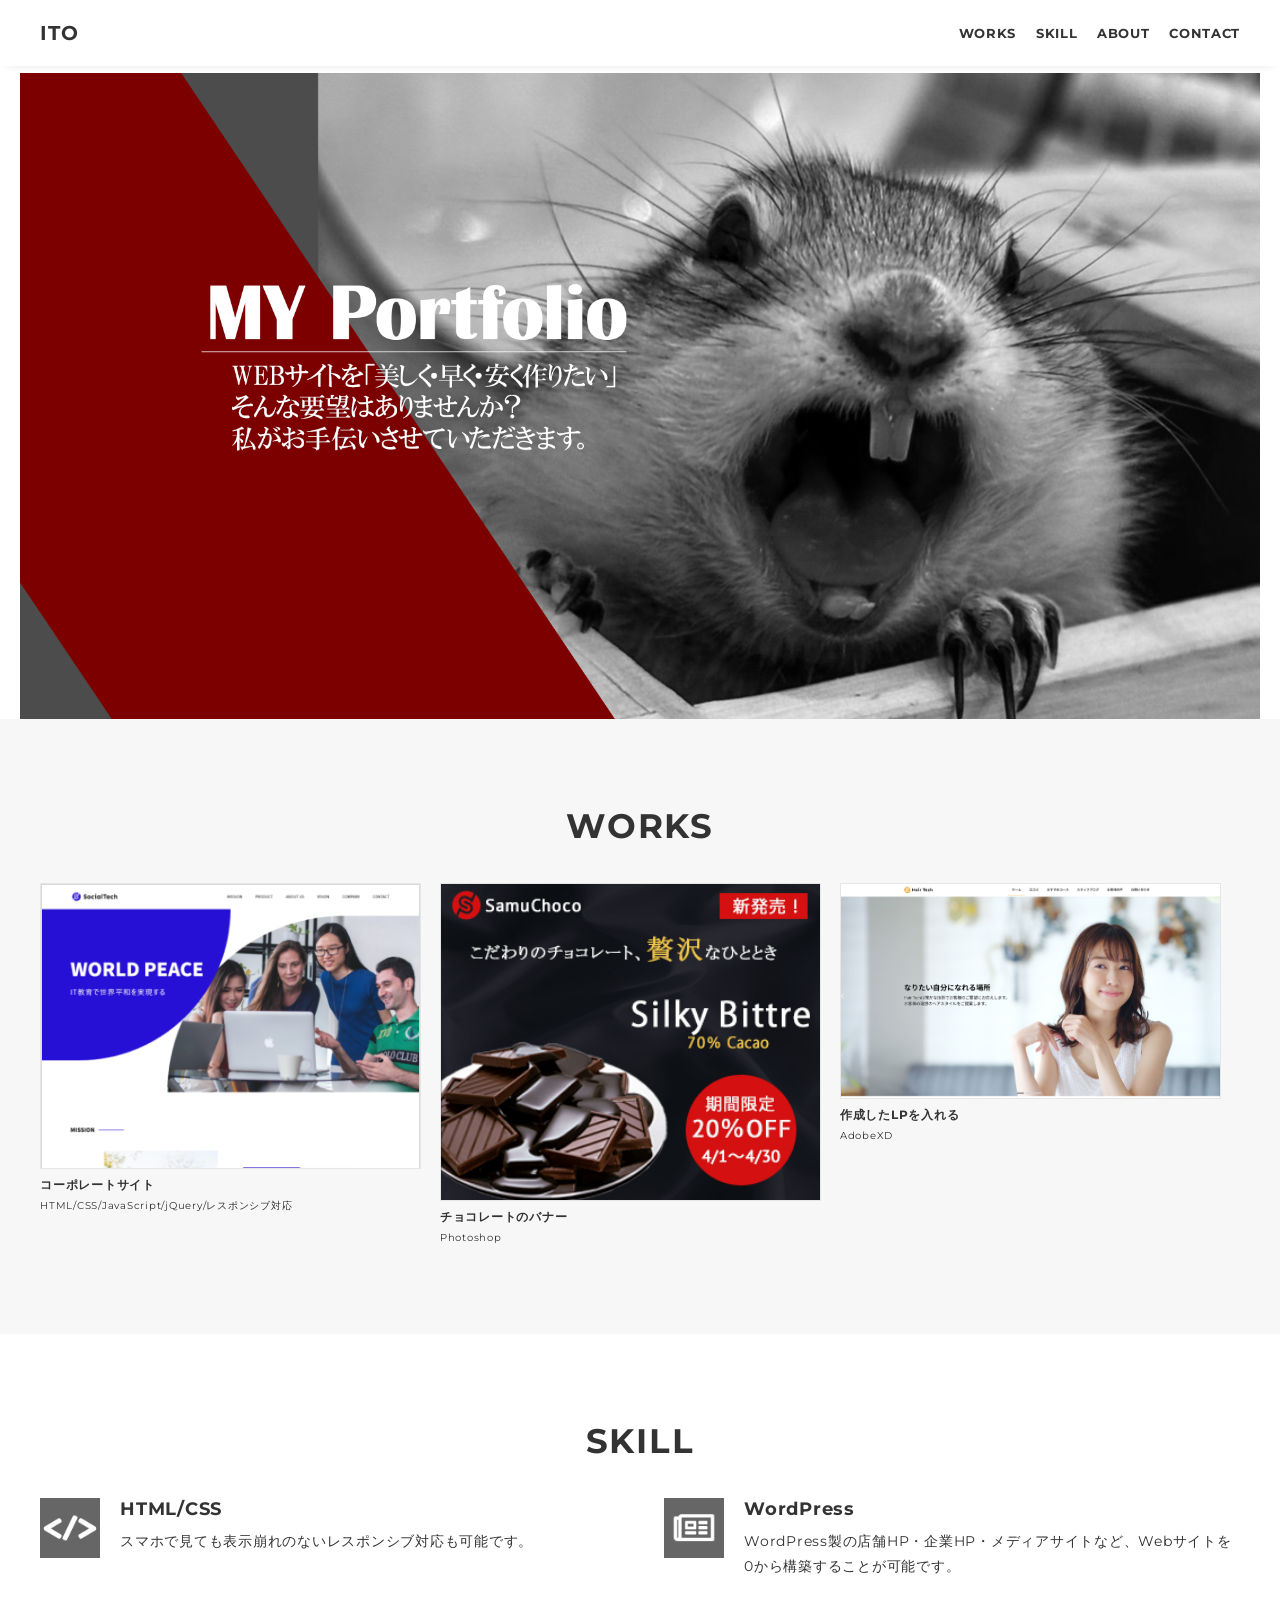
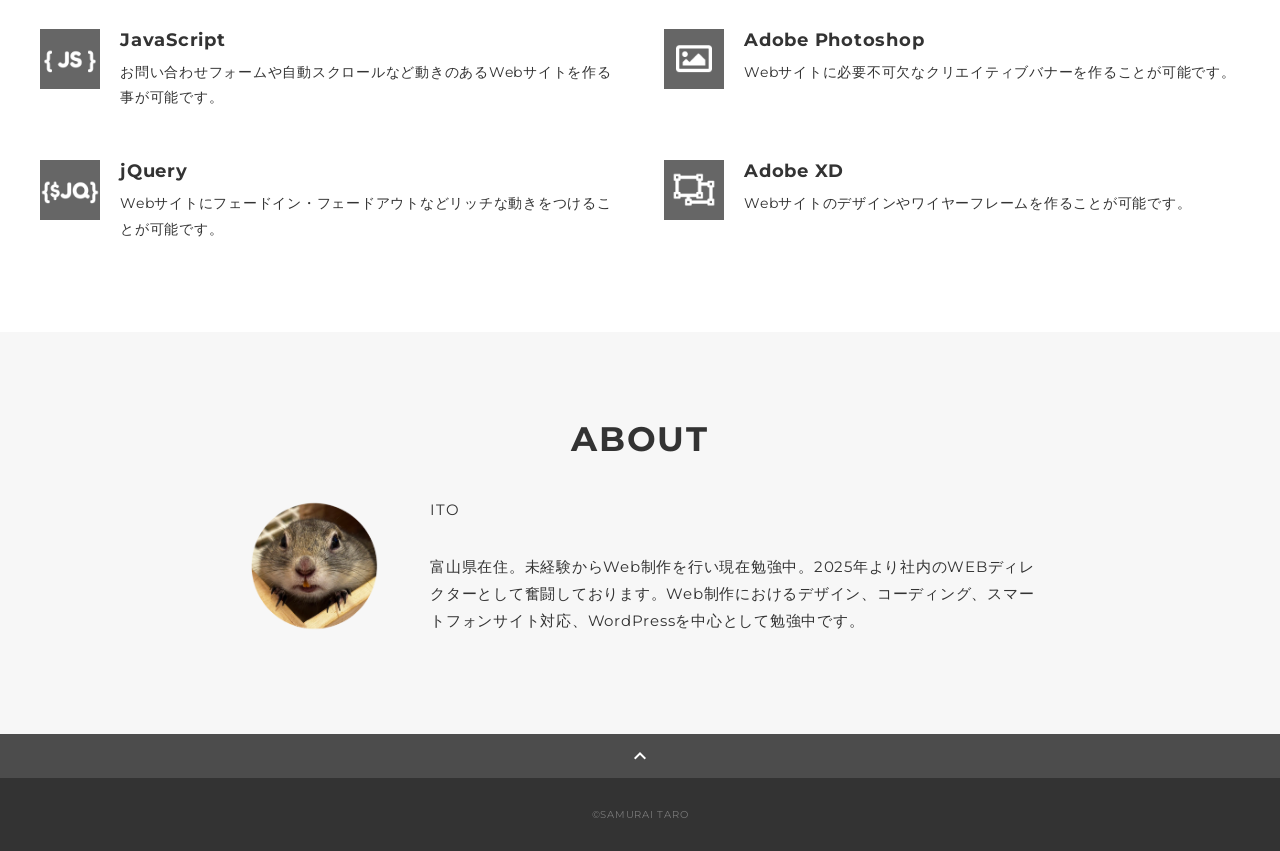
<file: index.html>
<!doctype html>
<html>
  <head>
    <meta charset="utf-8" />
    <meta
      name="viewport"
      content="width=device-width, initial-scale=1.0, maximum-scale=1.0, minimum-scale=1.0"
    />
    <title>MY Portfolio</title>
    <link rel="preconnect" href="https://fonts.gstatic.com" />
    <link
      href="https://fonts.googleapis.com/css2?family=Montserrat:wght@400;700&display=swap"
      rel="stylesheet"
    />
    <link
      href="https://fonts.googleapis.com/css?family=Material+Icons+Outlined"
      rel="stylesheet"
    />
    <link href="css/ress.css" media="all" rel="stylesheet" type="text/css" />
    <link href="css/style.css" media="all" rel="stylesheet" type="text/css" />
  </head>

  <body>
    <div class="wrapper">
      <!-- header -->
      <header class="header">
        <div class="container">
          <h1 class="header-logo">
            <a href="#">ITO</a>
          </h1>
          <nav class="gnav">
            <ul class="gnav-list">
              <li class="gnav-item"><a href="#works">WORKS</a></li>
              <li class="gnav-item"><a href="#skill">SKILL</a></li>
              <li class="gnav-item"><a href="#about">ABOUT</a></li>
              <li class="gnav-item"><a href="#contact">CONTACT</a></li>
            </ul>
          </nav>
        </div>
      </header>
      <!-- /header -->

      <main class="content">
        <!-- mv -->
        <div class="mv">
          <div class="mv-container">
            <img src="img/main.png" alt="" />
          </div>
        </div>
        <!-- /mv -->

        <!-- works -->
        <section class="works section" id="works">
          <div class="container">
            <h2 class="title">WORKS</h2>
            <div class="works-list">
              <a class="works-item" href="works-1.html">
                <div class="works-img">
                  <img src="img/works/html1.png" alt="html1" />
                </div>
                <p class="works-name">コーポレートサイト</p>
                <p class="works-info">
                  HTML/CSS/JavaScript/jQuery/レスポンシブ対応
                </p>
              </a>
              <a class="works-item" href="works-4.html">
                <div class="works-img">
                  <img src="img/works/photoshop.png" alt="Photoshop" />
                </div>
                <p class="works-name">チョコレートのバナー</p>
                <p class="works-info">Photoshop</p>
              </a>
              <a class="works-item" href="works-5.html">
                <div class="works-img">
                  <img src="img/works/xd.png" alt="AdobeXD" />
                </div>
                <p class="works-name">作成したLPを入れる</p>
                <p class="works-info">AdobeXD</p>
              </a>
            </div>
          </div>
        </section>
        <!-- /works -->

        <!-- skill -->
        <section class="skill section" id="skill">
          <div class="container">
            <h2 class="title">SKILL</h2>
            <div class="skill-list">
              <div class="skill-item">
                <p class="skill-img">
                  <img src="img/skills/html.png" alt="html" />
                </p>
                <div class="skill-body">
                  <h3 class="skill-name">HTML/CSS</h3>
                  <p class="skill-text">
                    スマホで見ても表示崩れのないレスポンシブ対応も可能です。
                  </p>
                </div>
              </div>
              <div class="skill-item">
                <p class="skill-img">
                  <img src="img/skills/wordpress.png" alt="wordpress" />
                </p>
                <div class="skill-body">
                  <h3 class="skill-name">WordPress</h3>
                  <p class="skill-text">
                    WordPress製の店舗HP・企業HP・メディアサイトなど、Webサイトを0から構築することが可能です。
                  </p>
                </div>
              </div>
              <div class="skill-item">
                <p class="skill-img">
                  <img src="img/skills/js.png" alt="javascript" />
                </p>
                <div class="skill-body">
                  <h3 class="skill-name">JavaScript</h3>
                  <p class="skill-text">
                    お問い合わせフォームや自動スクロールなど動きのあるWebサイトを作る事が可能です。
                  </p>
                </div>
              </div>
              <div class="skill-item">
                <p class="skill-img">
                  <img src="img/skills/photoshop.png" alt="photoshop" />
                </p>
                <div class="skill-body">
                  <h3 class="skill-name">Adobe Photoshop</h3>
                  <p class="skill-text">
                    Webサイトに必要不可欠なクリエイティブバナーを作ることが可能です。
                  </p>
                </div>
              </div>
              <div class="skill-item">
                <p class="skill-img">
                  <img src="img/skills/jquery.png" alt="jquery" />
                </p>
                <div class="skill-body">
                  <h3 class="skill-name">jQuery</h3>
                  <p class="skill-text">
                    Webサイトにフェードイン・フェードアウトなどリッチな動きをつけることが可能です。
                  </p>
                </div>
              </div>
              <div class="skill-item">
                <p class="skill-img">
                  <img src="img/skills/xd.png" alt="adobexd" />
                </p>
                <div class="skill-body">
                  <h3 class="skill-name">Adobe XD</h3>
                  <p class="skill-text">
                    Webサイトのデザインやワイヤーフレームを作ることが可能です。
                  </p>
                </div>
              </div>
            </div>
          </div>
        </section>
        <!-- /skill -->

        <!-- about -->
        <section class="about section" id="about">
          <div class="container">
            <h2 class="title">ABOUT</h2>
            <div class="profile">
              <p class="profile-img">
                <img src="img/icon.png" alt="about" />
              </p>
              <div class="profile-body">
                <p>ITO</p>
                <p>
                  富山県在住。未経験からWeb制作を行い現在勉強中。2025年より社内のWEBディレクターとして奮闘しております。Web制作におけるデザイン、コーディング、スマートフォンサイト対応、WordPressを中心として勉強中です。
                </p>
              </div>
            </div>
          </div>
        </section>
        <!-- /about -->

        <!-- contact -->
        <!-- <section class="contact section" id="contact"> -->
        <!-- <div class="container"> -->
        <!-- <h2 class="title">CONTACT</h2> -->
        <!-- <p class="lead"> -->
        <!-- お問い合わせは、<br class="sp-only">メールまたはSNSにてお願いいたします。 -->
        <!-- </p> -->
        <!-- <div class="contact-list"> -->
        <!-- <a href="http://instagram.com/" target="_blank"> -->
        <!-- <img src="img/icon_instagram.gif" alt="Instagram"> -->
        <!-- </a> -->
        <!-- <a href="http://facebook.com/" target="_blank"> -->
        <!-- <img src="img/icon_facebook.gif" alt="Facebook"> -->
        <!-- </a> -->
        <!-- </div> -->
        <!-- </div> -->
        <!-- </section> -->
        <!-- /contact -->
        <div class="page-top" id="js-page-top">
          <span class="material-icons-outlined">expand_less</span>
        </div>
      </main>

      <!-- footer -->
      <footer class="footer">
        <div class="copyright">&copy;SAMURAI TARO</div>
      </footer>
      <!-- /footer -->
    </div>
    <script src="https://ajax.googleapis.com/ajax/libs/jquery/3.6.0/jquery.min.js"></script>
    <script type="text/javascript" src="js/script.js"></script>
  </body>
</html>
</file>
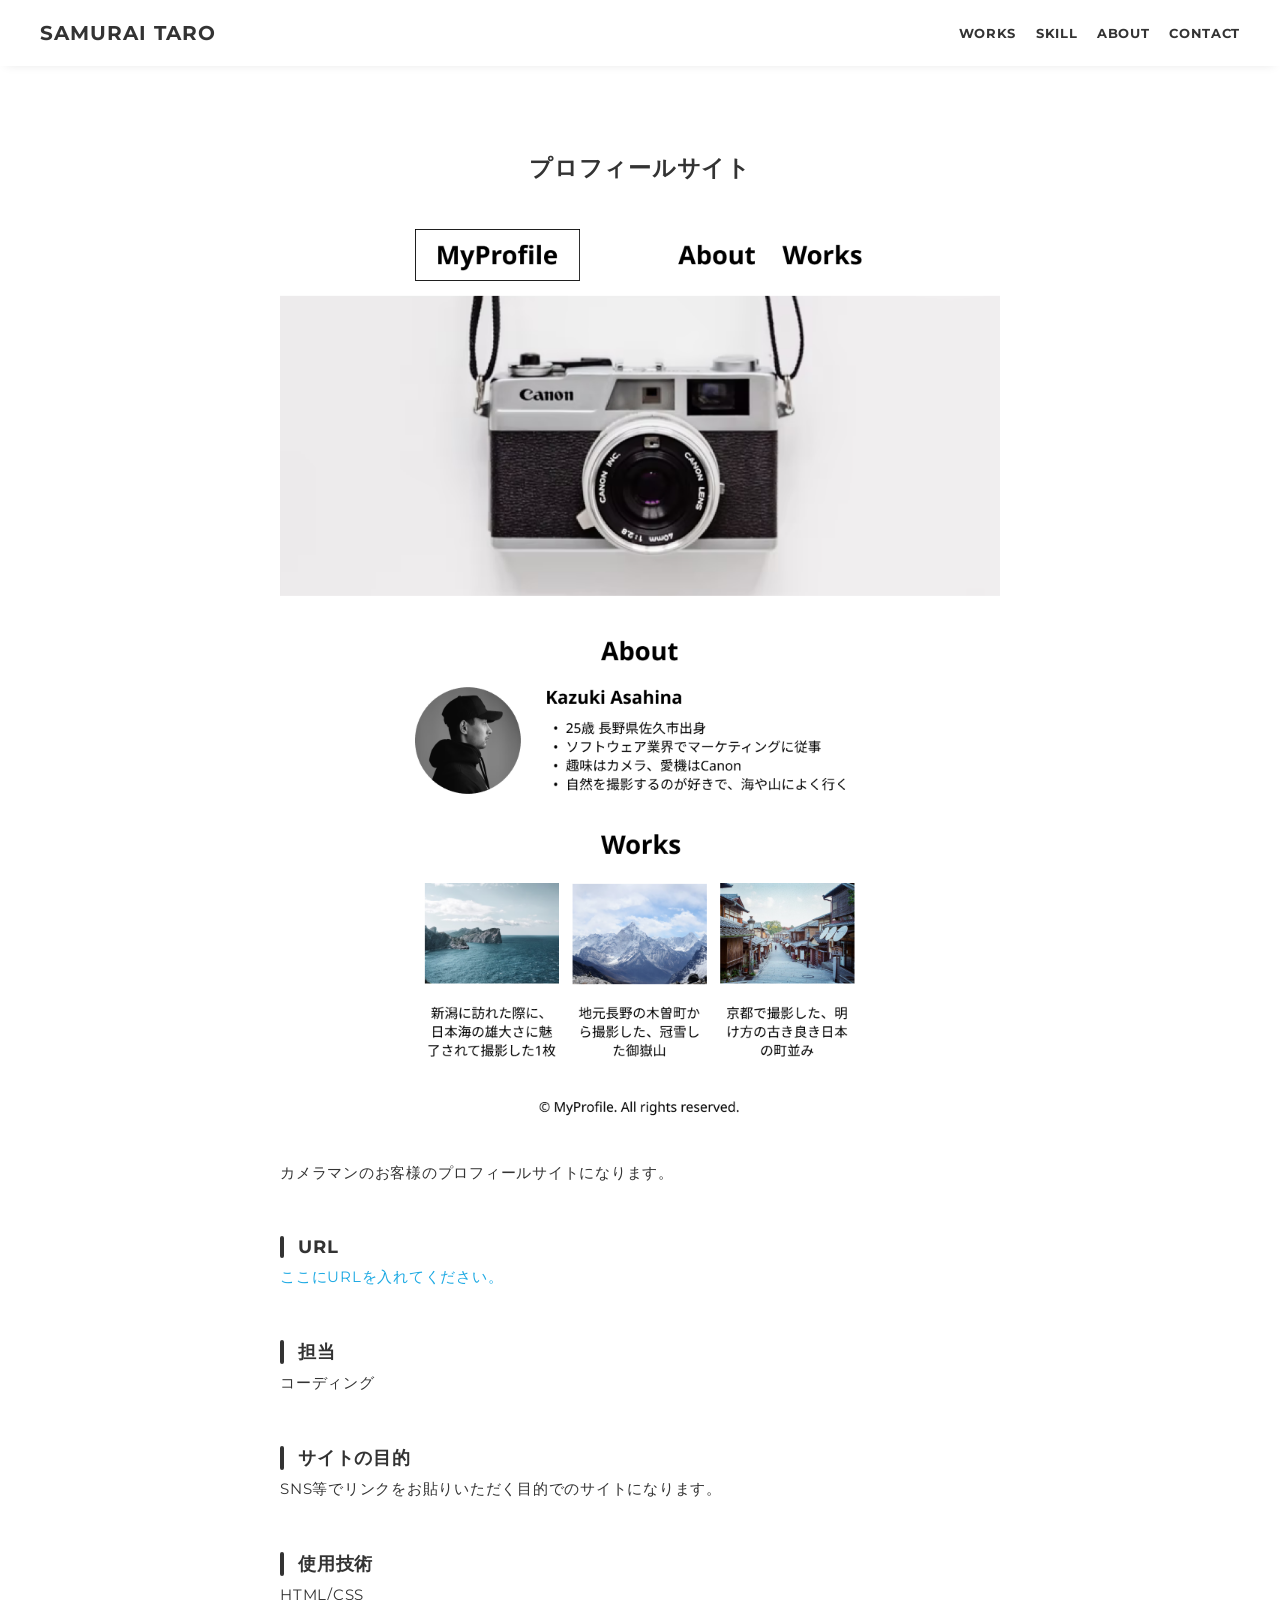
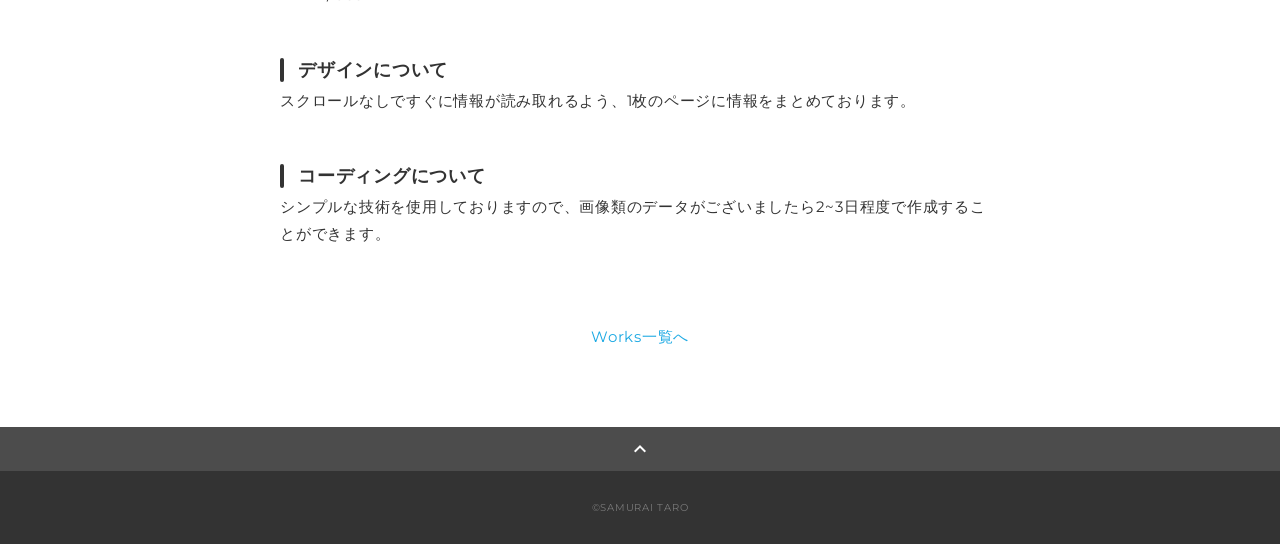
<file: works-2.html>
<!DOCTYPE html>
<html>
<head>
  <meta charset="utf-8">
  <meta name="viewport" content="width=device-width, initial-scale=1.0, maximum-scale=1.0, minimum-scale=1.0">
  <title>SAMURAI ポートフォリオ</title>
  <link rel="preconnect" href="https://fonts.gstatic.com">
  <link href="https://fonts.googleapis.com/css2?family=Montserrat:wght@400;700&display=swap" rel="stylesheet">
  <link href="https://fonts.googleapis.com/css?family=Material+Icons+Outlined" rel="stylesheet">
  <link href="css/ress.css" media="all" rel="stylesheet" type="text/css" />
  <link href="css/style.css" media="all" rel="stylesheet" type="text/css" />
</head>

<body>
  <div class="wrapper">

    <!-- header -->
    <header class="header ">
      <div class="container">
        <h1 class="header-logo">
          <a href="index.html">SAMURAI TARO</a>
        </h1>
        <nav class="gnav">
          <ul class="gnav-list">
            <li class="gnav-item"><a href="index.html#works">WORKS</a></li>
            <li class="gnav-item"><a href="index.html#skill">SKILL</a></li>
            <li class="gnav-item"><a href="index.html#about">ABOUT</a></li>
            <li class="gnav-item"><a href="index.html#contact">CONTACT</a></li>
          </ul>
        </nav>
      </div>
    </header>
    <!-- /header -->

    <main class="content">

      <article class="article">
        <div class="article-container">
          <h2 class="article-title">プロフィールサイト</h2>
          <div class="article-body">
            <p>
              <img src="img/works-detail/works-2_pc.png" alt="">
            </p>
            <p>
              カメラマンのお客様のプロフィールサイトになります。
            </p>
            <h3>URL</h3>
            <p><a href="" target="_blank" rel="noopener">ここにURLを入れてください。</a></p>
            <h3>担当</h3>
            <p>コーディング</p>
            <h3>サイトの目的</h3>
            <p>SNS等でリンクをお貼りいただく目的でのサイトになります。</p>
            <h3>使用技術</h3>
            <p>HTML/CSS</p>
            <h3>デザインについて</h3>
            <p>
              スクロールなしですぐに情報が読み取れるよう、1枚のページに情報をまとめております。
            </p>
            <h3>コーディングについて</h3>
            <p>
              シンプルな技術を使用しておりますので、画像類のデータがございましたら2~3日程度で作成することができます。
            </p>
          </div>
          <div class="home-link">
            <a href="index.html#works">Works一覧へ</a>
          </div>
        </div>
      </article>

      <div class="page-top" id="js-page-top">
        <span class="material-icons-outlined">expand_less</span>
      </div>
    </main>

    <!-- footer -->
    <footer class="footer">
      <div class="copyright">&copy;SAMURAI TARO</div>
    </footer>
    <!-- /footer -->

  </div>
  <script src="https://ajax.googleapis.com/ajax/libs/jquery/3.6.0/jquery.min.js"></script>
  <script type='text/javascript' src="js/script.js"></script>
</body>
</html>
</file>
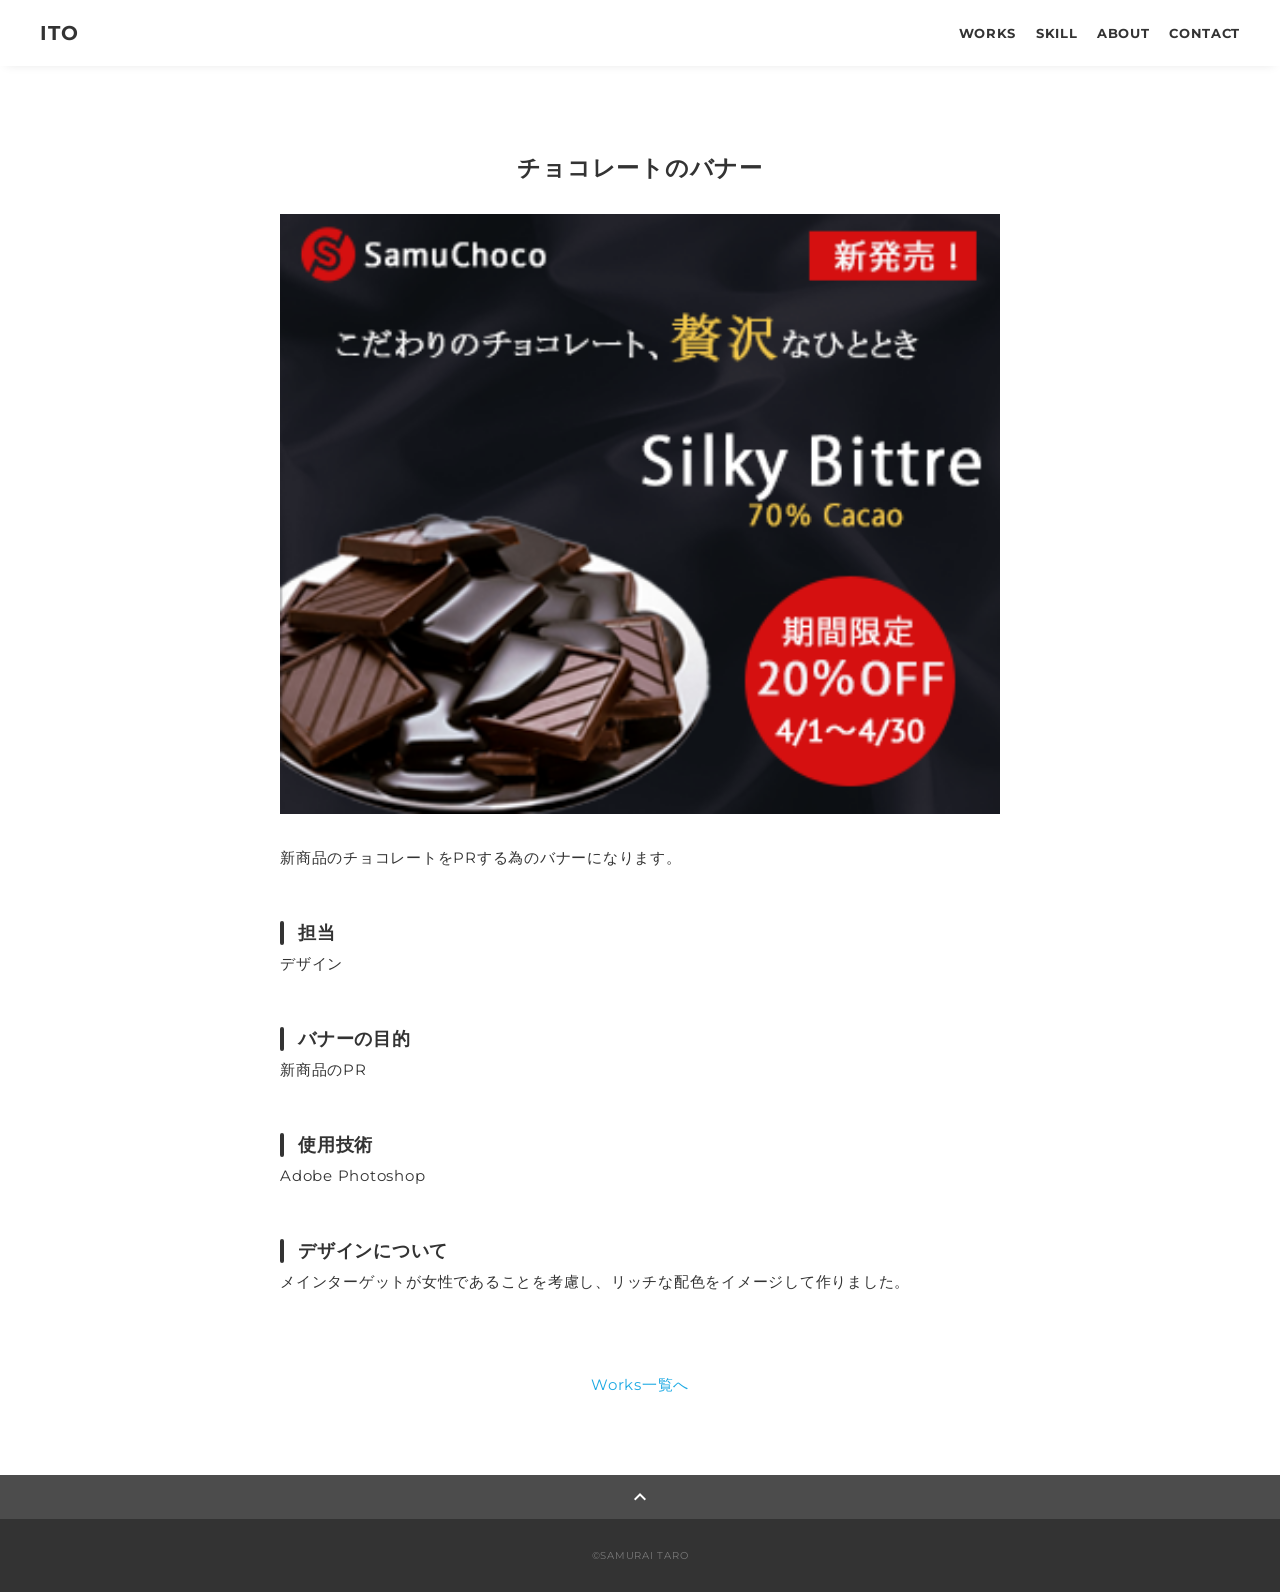
<file: works-4.html>
<!doctype html>
<html>
  <head>
    <meta charset="utf-8" />
    <meta
      name="viewport"
      content="width=device-width, initial-scale=1.0, maximum-scale=1.0, minimum-scale=1.0"
    />
    <title>チョコレートのバナー</title>
    <link rel="preconnect" href="https://fonts.gstatic.com" />
    <link
      href="https://fonts.googleapis.com/css2?family=Montserrat:wght@400;700&display=swap"
      rel="stylesheet"
    />
    <link
      href="https://fonts.googleapis.com/css?family=Material+Icons+Outlined"
      rel="stylesheet"
    />
    <link href="css/ress.css" media="all" rel="stylesheet" type="text/css" />
    <link href="css/style.css" media="all" rel="stylesheet" type="text/css" />
  </head>

  <body>
    <div class="wrapper">
      <!-- header -->
      <header class="header">
        <div class="container">
          <h1 class="header-logo">
            <a href="index.html">ITO</a>
          </h1>
          <nav class="gnav">
            <ul class="gnav-list">
              <li class="gnav-item"><a href="index.html#works">WORKS</a></li>
              <li class="gnav-item"><a href="index.html#skill">SKILL</a></li>
              <li class="gnav-item"><a href="index.html#about">ABOUT</a></li>
              <li class="gnav-item">
                <a href="index.html#contact">CONTACT</a>
              </li>
            </ul>
          </nav>
        </div>
      </header>
      <!-- /header -->

      <main class="content">
        <article class="article">
          <div class="article-container">
            <h2 class="article-title">チョコレートのバナー</h2>
            <div class="article-body">
              <p style="text-align: center">
                <img src="img/works-detail/works-4.png" alt="" />
              </p>
              <p>新商品のチョコレートをPRする為のバナーになります。</p>
              <h3>担当</h3>
              <p>デザイン</p>
              <h3>バナーの目的</h3>
              <p>新商品のPR</p>
              <h3>使用技術</h3>
              <p>Adobe Photoshop</p>
              <h3>デザインについて</h3>
              <p>
                メインターゲットが女性であることを考慮し、リッチな配色をイメージして作りました。
              </p>
            </div>
            <div class="home-link">
              <a href="index.html#works">Works一覧へ</a>
            </div>
          </div>
        </article>

        <div class="page-top" id="js-page-top">
          <span class="material-icons-outlined">expand_less</span>
        </div>
      </main>

      <!-- footer -->
      <footer class="footer">
        <div class="copyright">&copy;SAMURAI TARO</div>
      </footer>
      <!-- /footer -->
    </div>
    <script src="https://ajax.googleapis.com/ajax/libs/jquery/3.6.0/jquery.min.js"></script>
    <script type="text/javascript" src="js/script.js"></script>
  </body>
</html>
</file>
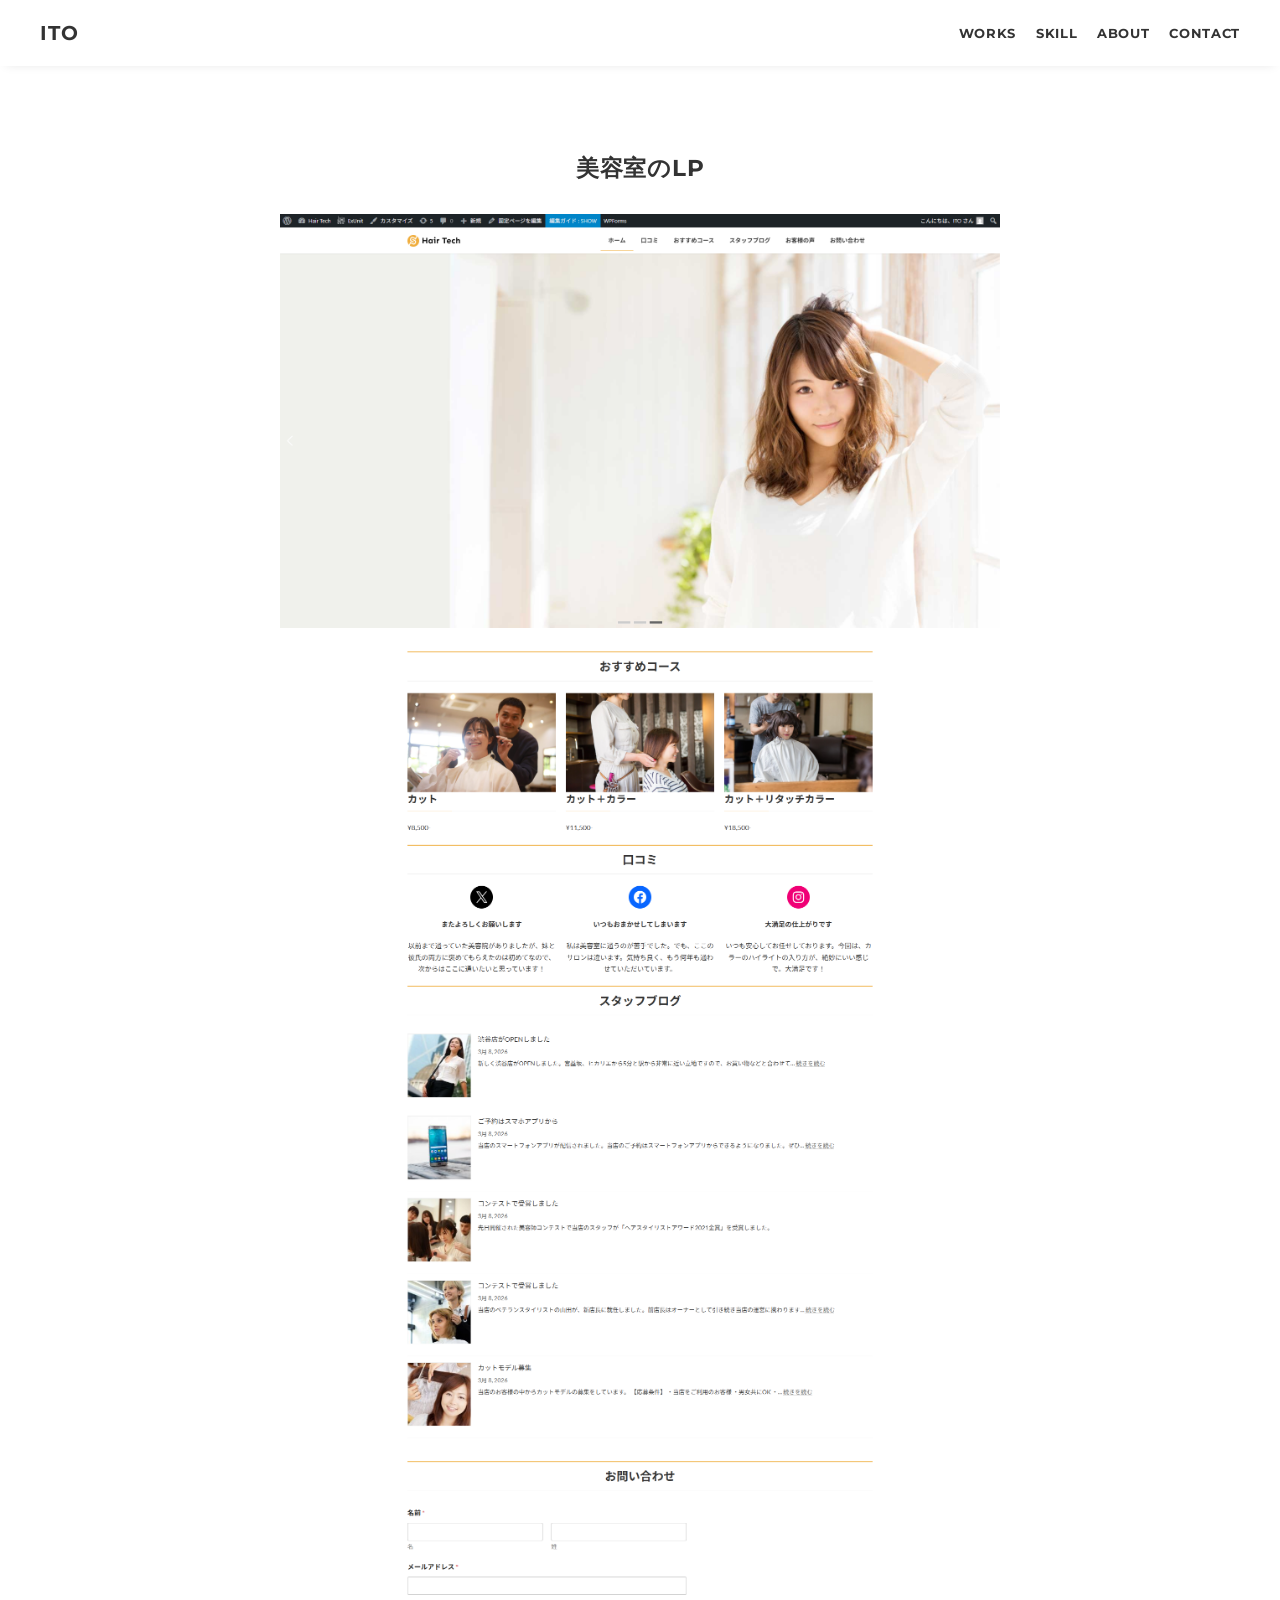
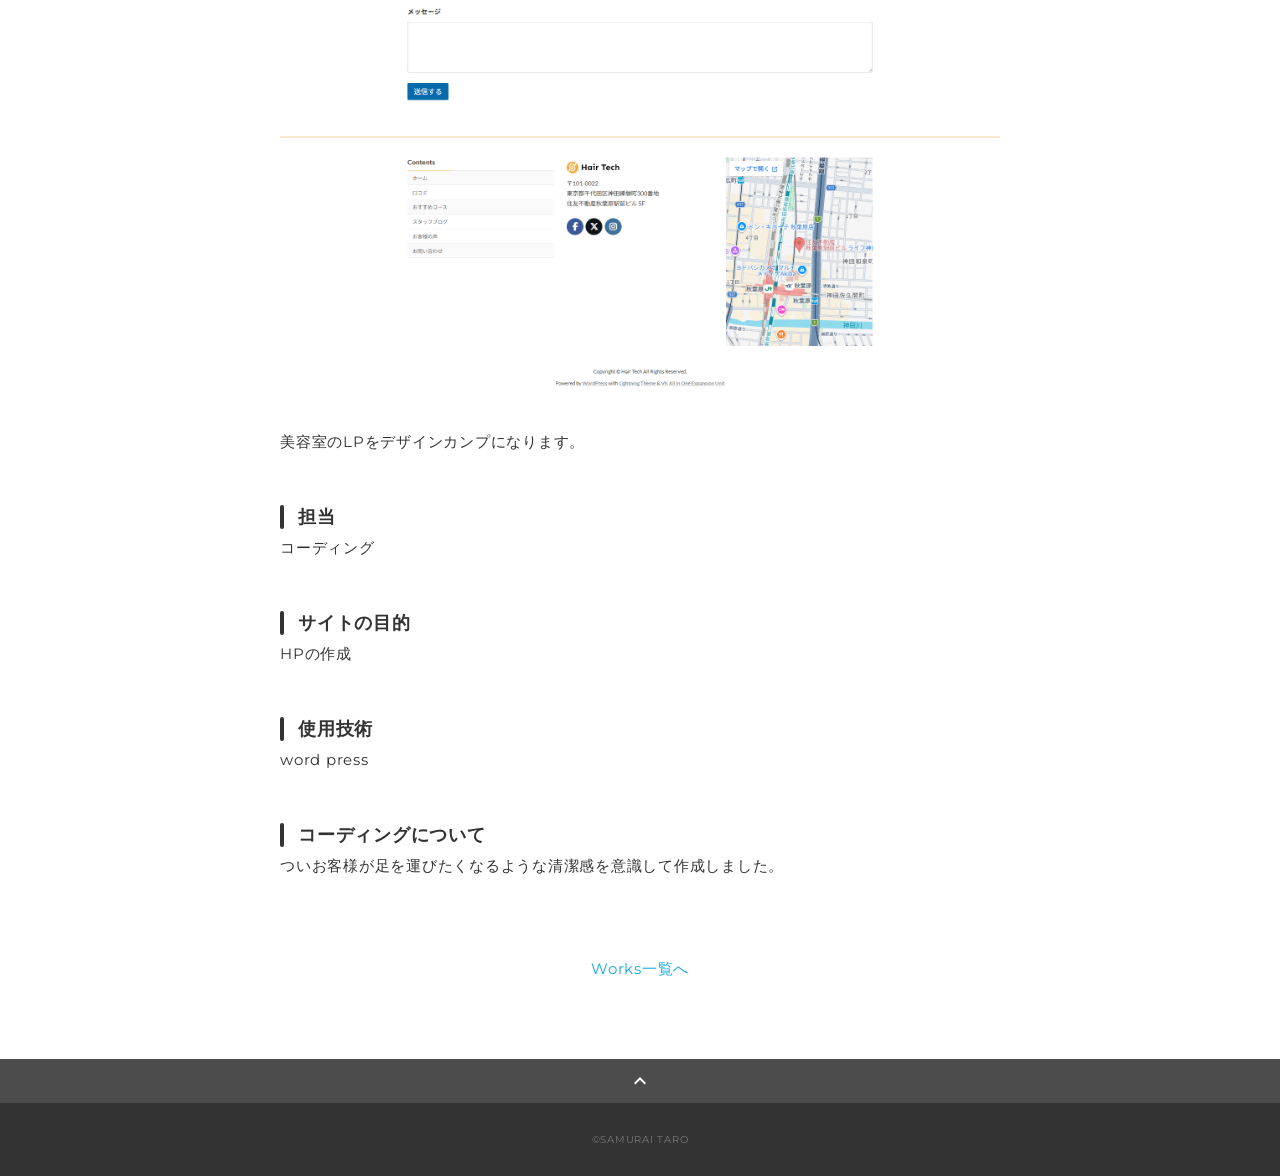
<file: works-5.html>
<!doctype html>
<html>
  <head>
    <meta charset="utf-8" />
    <meta
      name="viewport"
      content="width=device-width, initial-scale=1.0, maximum-scale=1.0, minimum-scale=1.0"
    />
    <title>美容室のLP</title>
    <link rel="preconnect" href="https://fonts.gstatic.com" />
    <link
      href="https://fonts.googleapis.com/css2?family=Montserrat:wght@400;700&display=swap"
      rel="stylesheet"
    />
    <link
      href="https://fonts.googleapis.com/css?family=Material+Icons+Outlined"
      rel="stylesheet"
    />
    <link href="css/ress.css" media="all" rel="stylesheet" type="text/css" />
    <link href="css/style.css" media="all" rel="stylesheet" type="text/css" />
  </head>

  <body>
    <div class="wrapper">
      <!-- header -->
      <header class="header">
        <div class="container">
          <h1 class="header-logo">
            <a href="index.html">ITO</a>
          </h1>
          <nav class="gnav">
            <ul class="gnav-list">
              <li class="gnav-item"><a href="index.html#works">WORKS</a></li>
              <li class="gnav-item"><a href="index.html#skill">SKILL</a></li>
              <li class="gnav-item"><a href="index.html#about">ABOUT</a></li>
              <li class="gnav-item">
                <a href="index.html#contact">CONTACT</a>
              </li>
            </ul>
          </nav>
        </div>
      </header>
      <!-- /header -->

      <main class="content">
        <article class="article">
          <div class="article-container">
            <h2 class="article-title">美容室のLP</h2>
            <div class="article-body">
              <p>
                <img src="img/works-detail/works-5.png" alt="" />
              </p>
              <p>美容室のLPをデザインカンプになります。</p>
              </p>
              <h3>担当</h3>
              <p>コーディング</p>
              <h3>サイトの目的</h3>
              <p>HPの作成</p>
              <h3>使用技術</h3>
              <p>word press</p>
              <h3>コーディングについて</h3>
              <p>
                ついお客様が足を運びたくなるような清潔感を意識して作成しました。
              </p>
            </div>
            <div class="home-link">
              <a href="index.html#works">Works一覧へ</a>
            </div>
          </div>
        </article>

        <div class="page-top" id="js-page-top">
          <span class="material-icons-outlined">expand_less</span>
        </div>
      </main>

      <!-- footer -->
      <footer class="footer">
        <div class="copyright">&copy;SAMURAI TARO</div>
      </footer>
      <!-- /footer -->
    </div>
    <script src="https://ajax.googleapis.com/ajax/libs/jquery/3.6.0/jquery.min.js"></script>
    <script type="text/javascript" src="js/script.js"></script>
  </body>
</html>
</file>
<file: css/ress.css>
/*!
 * ress.css • v3.0.1
 * MIT License
 * github.com/filipelinhares/ress
 */

/* # =================================================================
   # Global selectors
   # ================================================================= */

html {
  box-sizing: border-box;
  word-break: normal;
  -moz-tab-size: 4;
  tab-size: 4;

  -webkit-text-size-adjust: 100%; /* Prevent adjustments of font size after orientation changes in iOS */
}

*,
::before,
::after {
  box-sizing: inherit;
  background-repeat: no-repeat; /* Set `background-repeat: no-repeat` to all elements and pseudo elements */
}

::before,
::after {
  vertical-align: inherit;
  text-decoration: inherit; /* Inherit text-decoration and vertical align to ::before and ::after pseudo elements */
}

* {
  margin: 0;
  padding: 0; /* Reset `padding` and `margin` of all elements */
}

/* # =================================================================
   # General elements
   # ================================================================= */

hr {
  overflow: visible; /* Show the overflow in Edge and IE */
  height: 0; /* Add the correct box sizing in Firefox */
}

details,
main {
  display: block; /* Render the `main` element consistently in IE. */
}

summary {
  display: list-item; /* Add the correct display in all browsers */
}

small {
  font-size: 80%; /* Set font-size to 80% in `small` elements */
}

[hidden] {
  display: none; /* Add the correct display in IE */
}

abbr[title] {
  /* Add the correct text decoration in Chrome, Edge, IE, Opera, and Safari */
  text-decoration: underline;
  text-decoration: underline dotted;
  border-bottom: none; /* Remove the bottom border in Chrome 57 */
}

a {
  background-color: transparent; /* Remove the gray background on active links in IE 10 */
}

a:active,
a:hover {
  outline-width: 0; /* Remove the outline when hovering in all browsers */
}

code,
kbd,
pre,
samp {
  font-family: monospace, monospace; /* Specify the font family of code elements */
}

pre {
  font-size: 1em; /* Correct the odd `em` font sizing in all browsers */
}

b,
strong {
  font-weight: bolder; /* Add the correct font weight in Chrome, Edge, and Safari */
}

/* https://gist.github.com/unruthless/413930 */
sub,
sup {
  position: relative;
  font-size: 75%;
  line-height: 0;
  vertical-align: baseline;
}

sub {
  bottom: -.25em;
}

sup {
  top: -.5em;
}

/* # =================================================================
   # Forms
   # ================================================================= */

input {
  border-radius: 0;
}

/* Replace pointer cursor in disabled elements */
[disabled] {
  cursor: default;
}

[type="number"]::-webkit-container-spin-button,
[type="number"]::-webkit-outer-spin-button {
  height: auto; /* Correct the cursor style of increment and decrement buttons in Chrome */
}

[type="search"] {
  outline-offset: -2px; /* Correct the outline style in Safari */

  -webkit-appearance: textfield; /* Correct the odd appearance in Chrome and Safari */
}

[type="search"]::-webkit-search-decoration {
  -webkit-appearance: none; /* Remove the container padding in Chrome and Safari on macOS */
}

textarea {
  overflow: auto; /* Internet Explorer 11+ */
  resize: vertical; /* Specify textarea resizability */
}

button,
input,
optgroup,
select,
textarea {
  font: inherit; /* Specify font inheritance of form elements */
}

optgroup {
  font-weight: bold; /* Restore the font weight unset by the previous rule */
}

button {
  overflow: visible; /* Address `overflow` set to `hidden` in IE 8/9/10/11 */
}

button,
select {
  text-transform: none; /* Firefox 40+, Internet Explorer 11- */
}

/* Apply cursor pointer to button elements */
button,
[type="button"],
[type="reset"],
[type="submit"],
[role="button"] {
  cursor: pointer;
  color: inherit;
}

/* Remove container padding and border in Firefox 4+ */
button::-moz-focus-container,
[type="button"]::-moz-focus-container,
[type="reset"]::-moz-focus-container,
[type="submit"]::-moz-focus-container {
  padding: 0;
  border-style: none;
}

/* Replace focus style removed in the border reset above */
button:-moz-focusring,
[type="button"]::-moz-focus-container,
[type="reset"]::-moz-focus-container,
[type="submit"]::-moz-focus-container {
  outline: 1px dotted ButtonText;
}

button,
html [type="button"],
/* Prevent a WebKit bug where (2) destroys native `audio` and `video`controls in Android 4 */
[type="reset"],
[type="submit"] {
  -webkit-appearance: button; /* Correct the inability to style clickable types in iOS */
}

/* Remove the default button styling in all browsers */
button,
input,
select,
textarea {
  border-style: none;
  background-color: transparent;
}

/* Style select like a standard input */
select {
  -webkit-appearance: none; /* Chrome 41+ */
  -moz-appearance: none; /* Firefox 36+ */
}

select::-ms-expand {
  display: none; /* Internet Explorer 11+ */
}

select::-ms-value {
  color: currentColor; /* Internet Explorer 11+ */
}

legend {
  display: table; /* Correct the text wrapping in Edge and IE */
  max-width: 100%; /* Correct the text wrapping in Edge and IE */
  max-width: 100%; /* Correct the text wrapping in Edge 18- and IE */
  white-space: normal; /* Correct the text wrapping in Edge and IE */
  color: inherit; /* Correct the color inheritance from `fieldset` elements in IE */
  border: 0; /* Correct `color` not being inherited in IE 8/9/10/11 */
}

::-webkit-file-upload-button {
  font: inherit; /* Change font properties to `inherit` in Chrome and Safari */
  color: inherit;
  /* Correct the inability to style clickable types in iOS and Safari */

  -webkit-appearance: button;
}

/* # =================================================================
   # Specify media element style
   # ================================================================= */

img {
  border-style: none; /* Remove border when inside `a` element in IE 8/9/10 */
}

/* Add the correct vertical alignment in Chrome, Firefox, and Opera */
progress {
  vertical-align: baseline;
}

/* # =================================================================
   # Accessibility
   # ================================================================= */

/* Hide content from screens but not screenreaders */
@media screen {
  [hidden~="screen"] {
    display: inherit;
  }
  [hidden~="screen"]:not(:active):not(:focus):not(:target) {
    position: absolute !important;
    clip: rect(0 0 0 0) !important;
  }
}

/* Specify the progress cursor of updating elements */
[aria-busy="true"] {
  cursor: progress;
}

/* Specify the pointer cursor of trigger elements */
[aria-controls] {
  cursor: pointer;
}

/* Specify the unstyled cursor of disabled, not-editable, or otherwise inoperable elements */
[aria-disabled] {
  cursor: default;
}
</file>
<file: css/style.css>
body {
  font-family:
    "Montserrat", "Helvetica Neue", Arial, "Hiragino Kaku Gothic ProN",
    "Hiragino Sans", Meiryo, sans-serif;
  font-size: 15px;
  letter-spacing: 0.05em;
  color: #333;
}

a {
  transition: opacity 0.3s;
  text-decoration: none;
  color: #1ca9e3;
}

img {
  width: 100%;
  height: auto;
  vertical-align: bottom;
  border-style: none;
}

/* .mv { */
/* width: 85%; */
/* } */

.pc-only {
  display: block;
}

.sp-only {
  display: none;
}

/*--------------------------------
 レイアウト
---------------------------------*/
.wrapper {
  padding-top: 73px;
}

.section {
  padding: 90px 0;
}

.section:nth-of-type(odd) {
  background-color: #f7f7f7;
}

.container {
  max-width: 1340px;
  margin: 0 auto;
  padding: 0 40px;
}

/*--------------------------------
 見出し
---------------------------------*/
.title {
  font-size: 34px;
  font-weight: bold;
  line-height: 1;
  margin-bottom: 40px;
  text-align: center;
  letter-spacing: 0.05em;
  color: #333;
}

.lead {
  font-size: 16px;
  line-height: 1.8;
  margin-bottom: 30px;
}

/*--------------------------------
ヘッダー
---------------------------------*/
.header {
  position: fixed;
  top: 0;
  z-index: 1;
  width: 100%;
  background-color: #fff;
  box-shadow: 0 5px 10px -6px rgba(0, 0, 0, 0.1);
}

.header .container {
  display: flex;
  align-items: center;
  justify-content: space-between;
  padding: 20px 40px;
}

.header-logo {
  font-size: 20px;
  font-weight: bold;
  line-height: 1.2;
  margin-right: 20px;
  letter-spacing: 0.05em;
}

.header-logo a {
  color: #333;
}

.gnav-list {
  display: flex;
  justify-content: space-between;
  list-style: none;
}

.gnav-item:not(:last-child) {
  margin-right: 20px;
}

.gnav-item a {
  position: relative;
  font-size: 13px;
  font-weight: bold;
  display: inline-block;
  padding: 5px 0;
  transition: 0.3s;
  letter-spacing: 0.05em;
  color: #333;
}
.gnav-item a:after {
  position: absolute;
  bottom: 0;
  left: 50%;
  width: 0;
  height: 3px;
  content: "";
  transition: 0.3s;
  -webkit-transform: translateX(-50%);
  transform: translateX(-50%);
  background-color: #333;
}

.gnav-item a:hover:after {
  width: 100%;
}

/*--------------------------------
 メインビジュアル
---------------------------------*/
.mv {
  display: flex;
  align-items: center;
  justify-content: center;
  height: auto;
  text-align: center;
}

.mv-container {
  position: relative;
  padding: 0 20px;
}

.mv-container img {
  width: 100%;
  height: auto;
}

/*--------------------------------
 Works
---------------------------------*/
.works-list {
  display: flex;
  flex-wrap: wrap;
  margin-bottom: -40px;
}

.works-item {
  width: 31.74603%;
  margin-right: 1.5873%;
  margin-bottom: 40px;
  color: #333;
}

.works-item:hover {
  opacity: 0.9;
}

.works-item:nth-of-type(3n) {
  margin-right: 0;
}

.works-img img {
  border: 1px solid #e6e6e6;
}

.works-name {
  font-size: 12px;
  font-weight: bold;
  margin-top: 8px;
}

.works-info {
  font-size: 10px;
  margin-top: 5px;
}

/*--------------------------------
 Skill
---------------------------------*/
.skill-list {
  display: flex;
  flex-wrap: wrap;
  justify-content: space-between;
  margin-bottom: -50px;
}

.skill-item {
  display: flex;
  align-items: flex-start;
  justify-content: space-between;
  width: 48%;
  margin-bottom: 50px;
}

.skill-img {
  width: 60px;
  height: auto;
  margin-right: 20px;
}

.skill-body {
  flex: 1;
}

.skill-name {
  margin-bottom: 10px;
}

.skill-text {
  font-size: 14px;
  line-height: 1.8;
}

/*--------------------------------
 About
---------------------------------*/
.profile {
  display: flex;
  flex-wrap: wrap;
  max-width: 800px;
  margin: 0 auto;
}
.profile-img {
  width: 20%;
  margin-right: 30px;
  border-radius: 50%;
}
.profile-img img {
  border-radius: 50%;
}
.profile-body {
  flex: 1;
}

.profile-body p {
  font-size: 15px;
  line-height: 1.8;
}

.profile-body p:not(:last-child) {
  margin-bottom: 30px;
}

/*--------------------------------
 Contact
---------------------------------*/
.contact {
  text-align: center;
}

.contact-item:not(:last-child) {
  margin-right: 10px;
}

.contact-text {
  margin-top: 10px;
}
/*--------------------------------
 ページトップ
---------------------------------*/
.page-top {
  font-weight: bold;
  padding: 10px;
  cursor: pointer;
  text-align: center;
  background-color: #4c4c4c;
}

.page-top .material-icons-outlined {
  vertical-align: bottom;
  color: #fff;
}

/*--------------------------------
 フッター
---------------------------------*/
.footer {
  padding: 30px;
  background-color: #333;
}

.copyright {
  font-size: 10px;
  text-align: center;
  color: #797979;
}

/*--------------------------------
 下層：Worksページ
---------------------------------*/
.article {
  padding: 80px 0;
}

.article-container {
  max-width: 1040px;
  margin: 0 auto;
  padding: 0 20px;
}

.article-title {
  margin-bottom: 30px;
  text-align: center;
}

.article-body {
  max-width: 720px;
  margin: 0 auto;
  margin-bottom: 80px;
}

.article-body h3 {
  position: relative;
  font-size: 18px;
  margin-bottom: 5px;
  padding-left: 1em;
}

.article-body img {
  width: 100%;
  height: auto;
}

.article-body h3:not(:first-child) {
  margin-top: 50px;
}

.article-body h3::before {
  position: absolute;
  top: 0;
  left: 0;
  width: 4px;
  height: 100%;
  content: "";
  border-radius: 3px;
  background-color: #333;
}

.article-body p {
  font-size: 15px;
  line-height: 1.8;
  margin-bottom: 30px;
}

.home-link {
  text-align: center;
}

/*media Queries 767
----------------------------------------------------*/
@media screen and (max-width: 767px) {
  body {
    font-size: 14px;
  }

  .pc-only {
    display: none;
  }

  .sp-only {
    display: block;
  }

  /* 見出し */
  .title {
    font-size: 26px;
    margin-bottom: 20px;
  }

  .lead {
    font-size: 14px;
    line-height: 1.7;
    margin-bottom: 20px;
  }

  /* レイアウト */
  .wrapper {
    padding-top: 57px;
  }

  .section {
    padding: 60px 0;
  }

  .container {
    padding: 0 20px;
  }

  /* ヘッダー */
  .header .container {
    padding: 15px;
  }

  .header-logo {
    font-size: 15px;
    margin-right: 15px;
  }

  .gnav-item:not(:last-child) {
    margin-right: 10px;
  }

  .gnav-item a {
    font-size: 10px;
  }

  .gnav-item a:after {
    display: none;
  }

  /*  メインビジュアル */
  .mv {
    height: 40vh;
  }

  .mv-container {
    padding: 0 20px;
  }

  .mv-title {
    font-size: 30px;
  }
  .mv-subtitle {
    font-size: 16px;
    margin-bottom: 20px;
  }

  .mv-text {
    top: 75%;
    font-size: 14px;
    line-height: 1.7;
  }

  /* Works */
  .works-name {
    font-size: 12px;
  }

  .works-info {
    margin-top: 3px;
  }

  .works-list {
    justify-content: space-between;
  }

  .works-item {
    flex: 0 0 48%;
    margin-right: 0;
    margin-bottom: 30px;
  }

  /* Skill */
  .skill-list {
    display: block;
    margin-bottom: 0;
  }

  .skill-item {
    width: 100%;
    margin-bottom: 35px;
  }

  .skill-item:last-child {
    margin-bottom: 0;
  }

  .skill-name {
    margin-bottom: 5px;
  }

  .skill-text {
    font-size: 13px;
    line-height: 1.7;
  }

  /* About */
  .profile {
    display: block;
  }
  /* .profile-img { */
  /* width: 150px; */
  /* margin: 0 auto; */
  /* margin-bottom: 25px; */
  /* } */

  .profile-body p {
    font-size: 14px;
    line-height: 1.7;
  }

  .profile-body p:not(:last-child) {
    margin-bottom: 20px;
  }

  /* フッター */
  .footer {
    padding: 20px;
  }

  /* 下層ページ */
  .article {
    padding: 50px 0;
  }

  .article-body h3 {
    font-size: 16px;
    padding-left: 0.8em;
  }

  .article-body h3:not(:first-child) {
    margin-top: 30px;
  }

  .article-body p {
    font-size: 14px;
    line-height: 1.7;
    margin-bottom: 20px;
  }
}
</file>
